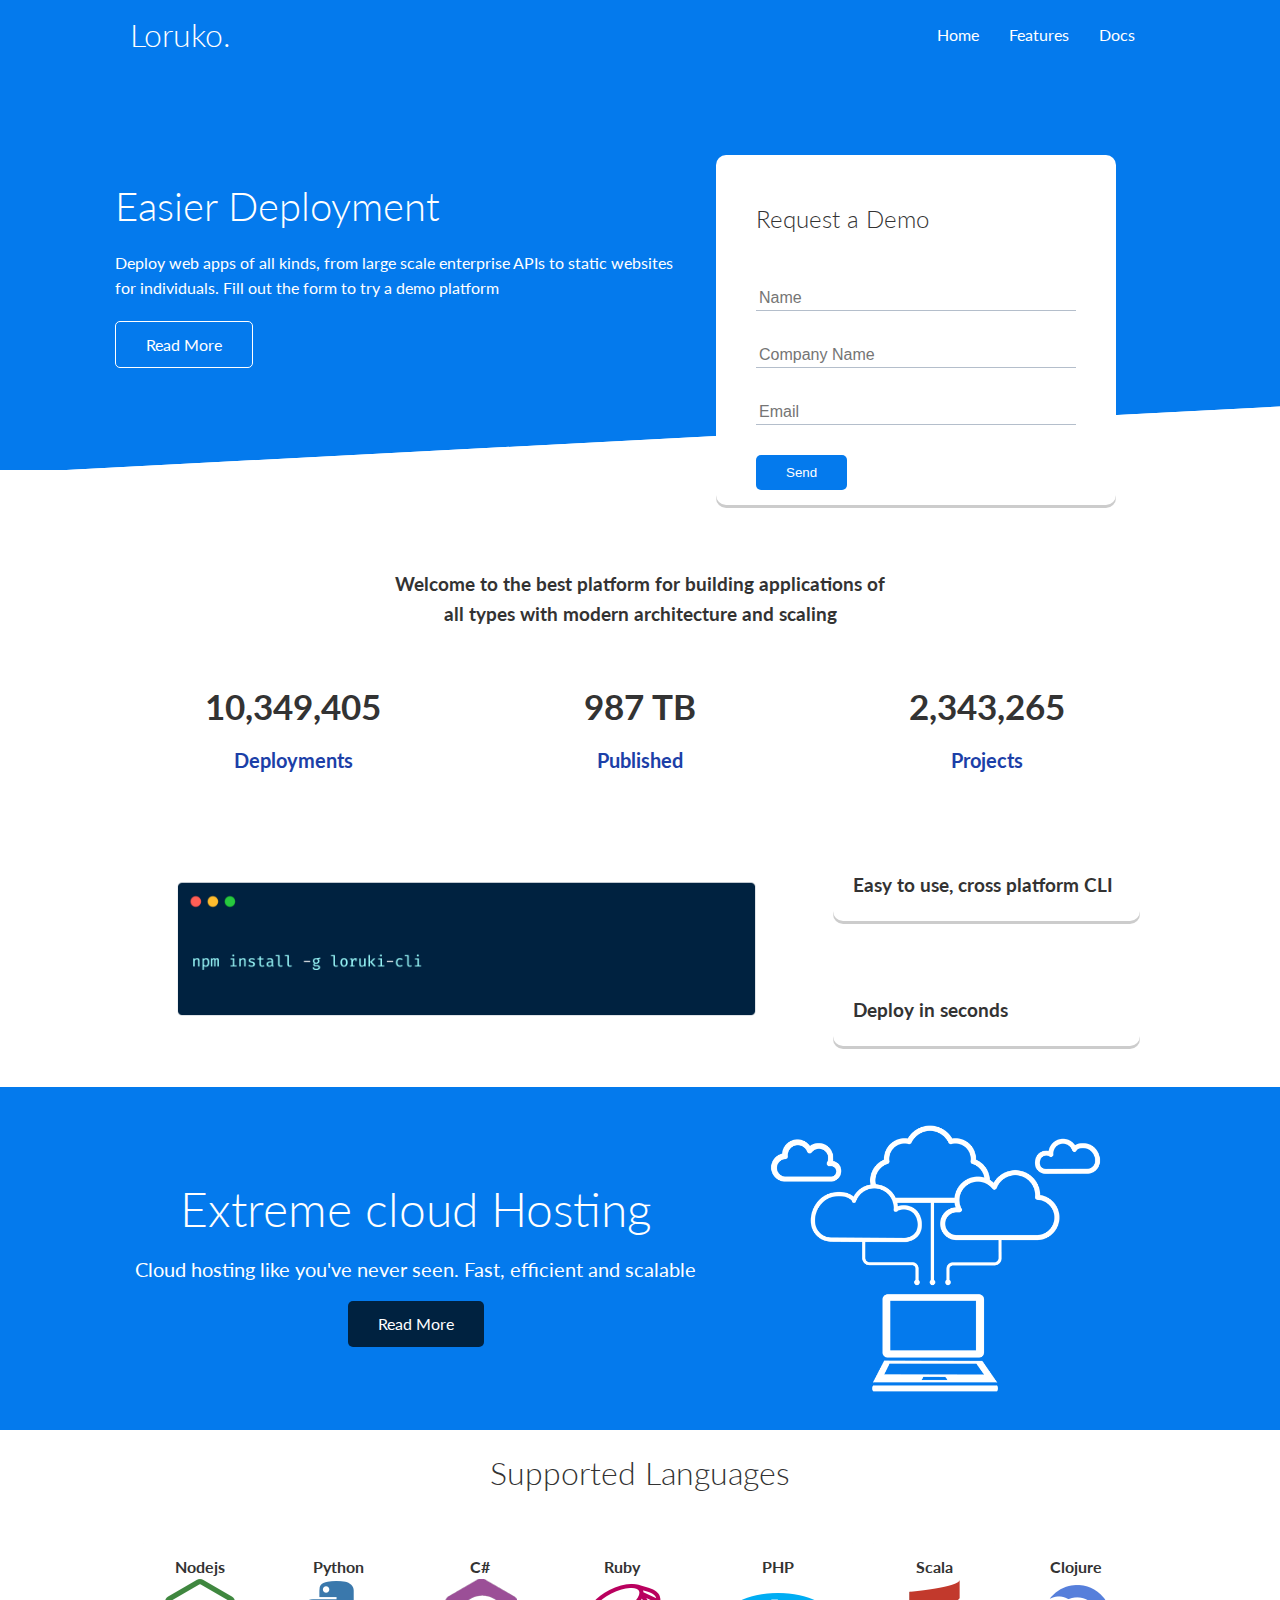
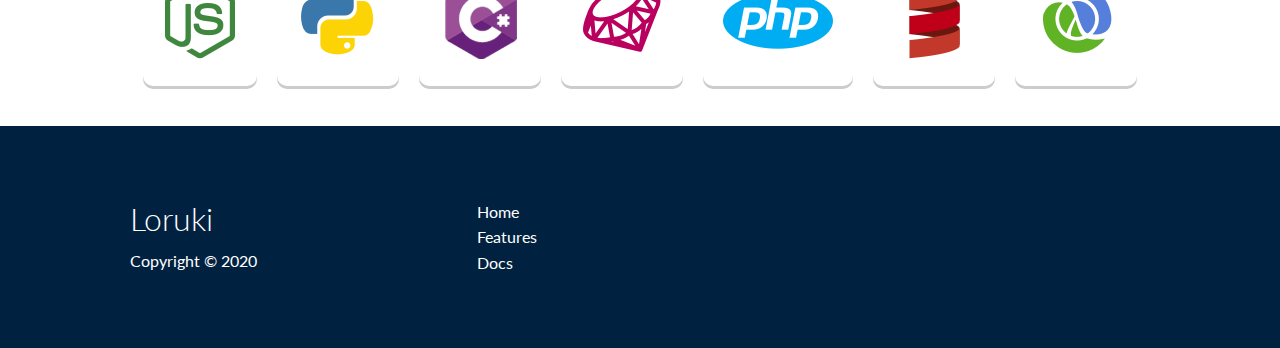
<file: index.html>
<!DOCTYPE html>
<html lang="en">
<head>
    <meta charset="UTF-8">
    <meta http-equiv="X-UA-Compatible" content="IE=edge">
    <link rel="stylesheet" href="https://cdnjs.cloudflare.com/ajax/libs/font-awesome/6.1.2/css/all.min.css" integrity="sha512-1sCRPdkRXhBV2PBLUdRb4tMg1w2YPf37qatUFeS7zlBy7jJI8Lf4VHwWfZZfpXtYSLy85pkm9GaYVYMfw5BC1A==" crossorigin="anonymous" referrerpolicy="no-referrer" />
    <meta name="viewport" content="width=device-width, initial-scale=1.0">
    <link rel="stylesheet" href="utilities.css">
    <link rel="stylesheet" href="css/style.css">
    <title>Loruki | Cloud Hosting For everyone</title>
</head>
<body>
    <!-- Navbar -->
    <div class="navbar">
        <div class="container flex">
            <h1 class="logo">Loruko.</h1>
            <nav>
                <ul>
                    <li><a href="index.html">Home</a></li>
                    <li><a href="features.html">Features</a></li>
                    <li><a href="Docs.html">Docs</a></li>
                </ul>
            </nav>
        </div>
    </div>
    <!-- Showcase -->
    <section class="showcase"> 
        <div class="container grid">
            <div class="showcase-text">
                <h1>Easier Deployment</h1>
                <p>Deploy web apps of all kinds, from large scale enterprise APIs to static websites for individuals. Fill out the form to try a demo platform</p>
                <a href="features.html" class="btn btn-outline">Read More</a>
            </div>

            <div class="showcase-form card">
                <h2>Request a Demo</h2>
                <form name="contact" method="POST" netlify-honeypot="bot-field" data-netlify="true">
                    <input type="hidden" name="form-name" value="contact">
                    <p class="hidden">
                        <label>Don't fill this out if you're human: <input name="bot-field" /></label>
                    </p>
                    <div class="form-control">
                        <input type="text" name="name" placeholder="Name" required>
                    </div>
                    <div class="form-control">
                        <input type="text" name="company" placeholder="Company Name" required>
                    </div>
                    <div class="form-control">
                        <input type="email" name="email" placeholder="Email" required> 
                    </div>
                    <input type="submit" value="Send" class="btn btn-primary">
                </form>
            </div>
        </div>
    </section>
    <!-- Stats -->
    <section class="stats">
        <div class="container">
            <h3 class="stats-heading text-center my-1">
                Welcome to the best platform for building applications of all types with modern architecture and scaling
            </h3>

            <div class="grid grid-3 text-center my-4">
                <div>
                    <i class="fas fa-server fa-3x"></i>
                    <h3>10,349,405</h3>
                    <p class="text-secondary">Deployments</p>
                </div>
                <div>
                    <i class="fas fa-upload fa-3x"></i>
                    <h3>987 TB</h3>
                    <p class="text-secondary">Published</p>
                </div>
                <div>
                    <i class="fas fa-project-diagram fa-3x"></i>
                    <h3>2,343,265</h3>
                    <p class="text-secondary">Projects</p>
                </div>
            </div>
        </div>
    </section>
    <!--  Cli -->
    <section class="cli">
        <div class="container grid">
            <img src="images/cli.png" alt="">
            <div class="card">
                <h3>Easy to use, cross platform CLI</h3>
                </div>
            <div class="card">
                <h3>Deploy in seconds</h3>
            </div>
        </div>
    </section>

    <!-- Cloud -->
    <section class="cloud bg-primary my-2 py-2">
        <div class="container grid">
            <div class="text-center">
                <h2 class="lg">Extreme cloud Hosting</h2>
                <p class="lead my-1">Cloud hosting like you've never seen. Fast, efficient and scalable</p>
                <a href="features.html" class="btn btn-dark">Read More</a>
            </div>
            <img src="images/cloud.png" alt="">
        </div>
    </section>

    <!-- Languages -->
    <section class="languages">
        <h2 class="md text-center my-2">
            Supported Languages
        </h2>
        <div class="container flex">
            <div class="card">
                <h4>Nodejs</h4>
                <img src="images/logos/node.png" alt="">
            </div>
            <div class="card">
                <h4>Python</h4>
                <img src="images/logos/python.png" alt="">
            </div>
            <div class="card">
                <h4>C#</h4>
                <img src="images/logos/csharp.png" alt="">
            </div>
            <div class="card">
                <h4>Ruby</h4>
                <img src="images/logos/ruby.png" alt="">
            </div>
            <div class="card">
                <h4>PHP</h4>
                <img src="images/logos/php.png" alt="">
            </div>
            <div class="card">
                <h4>Scala</h4>
                <img src="images/logos/scala.png" alt=""> 
            </div>
            <div class="card">
                <h4>Clojure</h4>
                <img src="images/logos/clojure.png" alt="">
            </div>
        </div>

    </section>
    <!-- Footer -->
    <footer class="footer bg-dark py-5">
        <div class="container grid grid-3">
            <div>
                <h1>Loruki
                </h1>
                <p>Copyright &copy; 2020</p>
            </div>
            <nav>
                <ul>
                    <li><a href="index.html">Home</a></li>
                    <li><a href="features.html">Features</a></li>
                    <li><a href="docs.html">Docs</a></li>
                </ul>
            </nav>
            <div class="social">
                <a href="#"><i class="fab fa-github fa-2x"></i></a>
                <a href="#"><i class="fab fa-facebook fa-2x"></i></a>
                <a href="#"><i class="fab fa-instagram fa-2x"></i></a>
                <a href="#"><i class="fab fa-twitter fa-2x"></i></a>
            </div>
        </div>
    </footer>
</body>
</html>
</file>
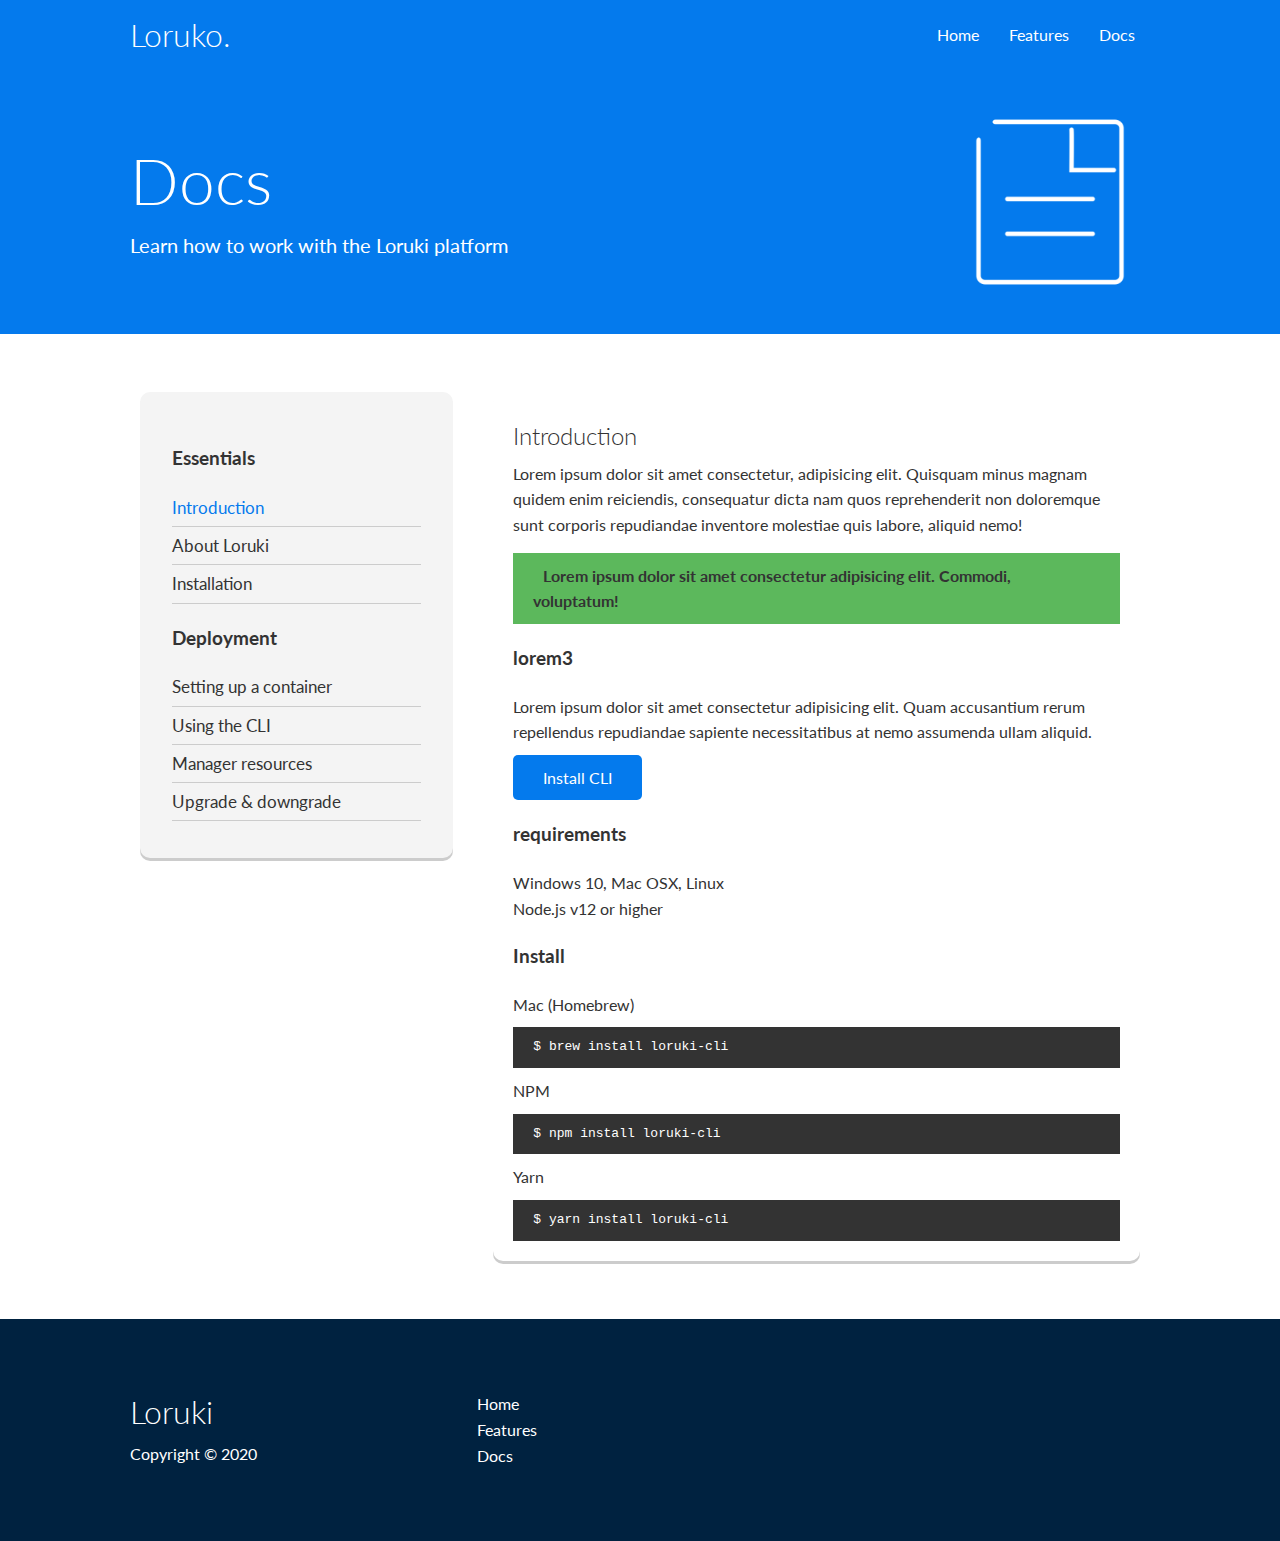
<file: docs.html>
<!DOCTYPE html>
<html lang="en">
<head>
    <meta charset="UTF-8">
    <meta http-equiv="X-UA-Compatible" content="IE=edge">
    <link rel="stylesheet" href="https://cdnjs.cloudflare.com/ajax/libs/font-awesome/6.1.2/css/all.min.css" integrity="sha512-1sCRPdkRXhBV2PBLUdRb4tMg1w2YPf37qatUFeS7zlBy7jJI8Lf4VHwWfZZfpXtYSLy85pkm9GaYVYMfw5BC1A==" crossorigin="anonymous" referrerpolicy="no-referrer" />
    <meta name="viewport" content="width=device-width, initial-scale=1.0">
    <link rel="stylesheet" href="utilities.css">
    <link rel="stylesheet" href="css/style.css">
    <title>Loruki | Cloud Hosting For everyone</title>
</head>
<body>
    <!-- Navbar -->
    <div class="navbar">
        <div class="container flex">
            <h1 class="logo">Loruko.</h1>
            <nav>
                <ul>
                    <li><a href="index.html">Home</a></li>
                    <li><a href="features.html">Features</a></li>
                    <li><a href="Docs.html">Docs</a></li>
                </ul>
            </nav>
        </div>
    </div>
    
    <!-- Head -->
    <section class="docs-head bg-primary py-3">
        <div class="container grid">
            <div>
                <h1 class="xl">Docs</h1>
                <p class="lead">
                    Learn how to work with the Loruki platform
                </p>
            </div>
            <img src="images/docs.png" alt="">
        </div>
    </section>

    <!-- Docs Main-->
    <section class="docs-main my-4">
        <div class="container grid">
            <div class="card bg-light p-3">
                <h3 class="my-2">Essentials</h3>
                <nav>
                    <ul>
                        <li><a class="text-primary" href="#">Introduction</a></li>
                        <li><a href="#">About Loruki</a></li>
                        <li><a href="#">Installation</a></li>
                    </ul>    
                </nav>

                <h3 class="my-2">Deployment</h3>
                <nav>
                    <ul>
                        <li><a href="#">Setting up a container</a></li>
                        <li><a href="#">Using the CLI</a></li>
                        <li><a href="#">Manager resources</a></li>
                        <li><a href="#">Upgrade & downgrade</a></li>
                    </ul>    
                </nav>
            </div>
            <div class="card">
                <h2>Introduction</h2>
                <p>Lorem ipsum dolor sit amet consectetur, adipisicing elit. Quisquam minus magnam quidem enim reiciendis, consequatur dicta nam quos reprehenderit non doloremque sunt corporis repudiandae inventore molestiae quis labore, aliquid nemo!</p>
                
                <div class="alert alert-success">
                    <i class="fas fa-info"></i> Lorem ipsum dolor sit amet consectetur adipisicing elit. Commodi, voluptatum!
                </div>
                
                <h3>lorem3</h3>
                <P>Lorem ipsum dolor sit amet consectetur adipisicing elit. Quam accusantium rerum repellendus repudiandae sapiente necessitatibus at nemo assumenda ullam aliquid.</P>
                <a href="#" class="btn btn-primary">Install CLI</a>
                  
                <h3>requirements</h3>
                <ul>
                    <li>Windows 10, Mac OSX, Linux</li>
                    <li>Node.js v12 or higher</li>
                </ul>

                <h3>Install</h3>
                <P>Mac (Homebrew)</P>
                <pre><code>$ brew install loruki-cli</code></pre>
                <P>NPM</P>
                <pre><code>$ npm install loruki-cli</code></pre>
                <P>Yarn</P>
                <pre><code>$ yarn install loruki-cli</code></pre>
            </div>
        </div>
    </section>



    <!-- Footer -->
    <footer class="footer bg-dark py-5">
        <div class="container grid grid-3">
            <div>
                <h1>Loruki
                </h1>
                <p>Copyright &copy; 2020</p>
            </div>
            <nav>
                <ul>
                    <li><a href="index.html">Home</a></li>
                    <li><a href="features.html">Features</a></li>
                    <li><a href="docs.html">Docs</a></li>
                </ul>
            </nav>
            <div class="social">
                <a href="#"><i class="fab fa-github fa-2x"></i></a>
                <a href="#"><i class="fab fa-facebook fa-2x"></i></a>
                <a href="#"><i class="fab fa-instagram fa-2x"></i></a>
                <a href="#"><i class="fab fa-twitter fa-2x"></i></a>
            </div>
        </div>
    </footer>
</body>
</html>
</file>
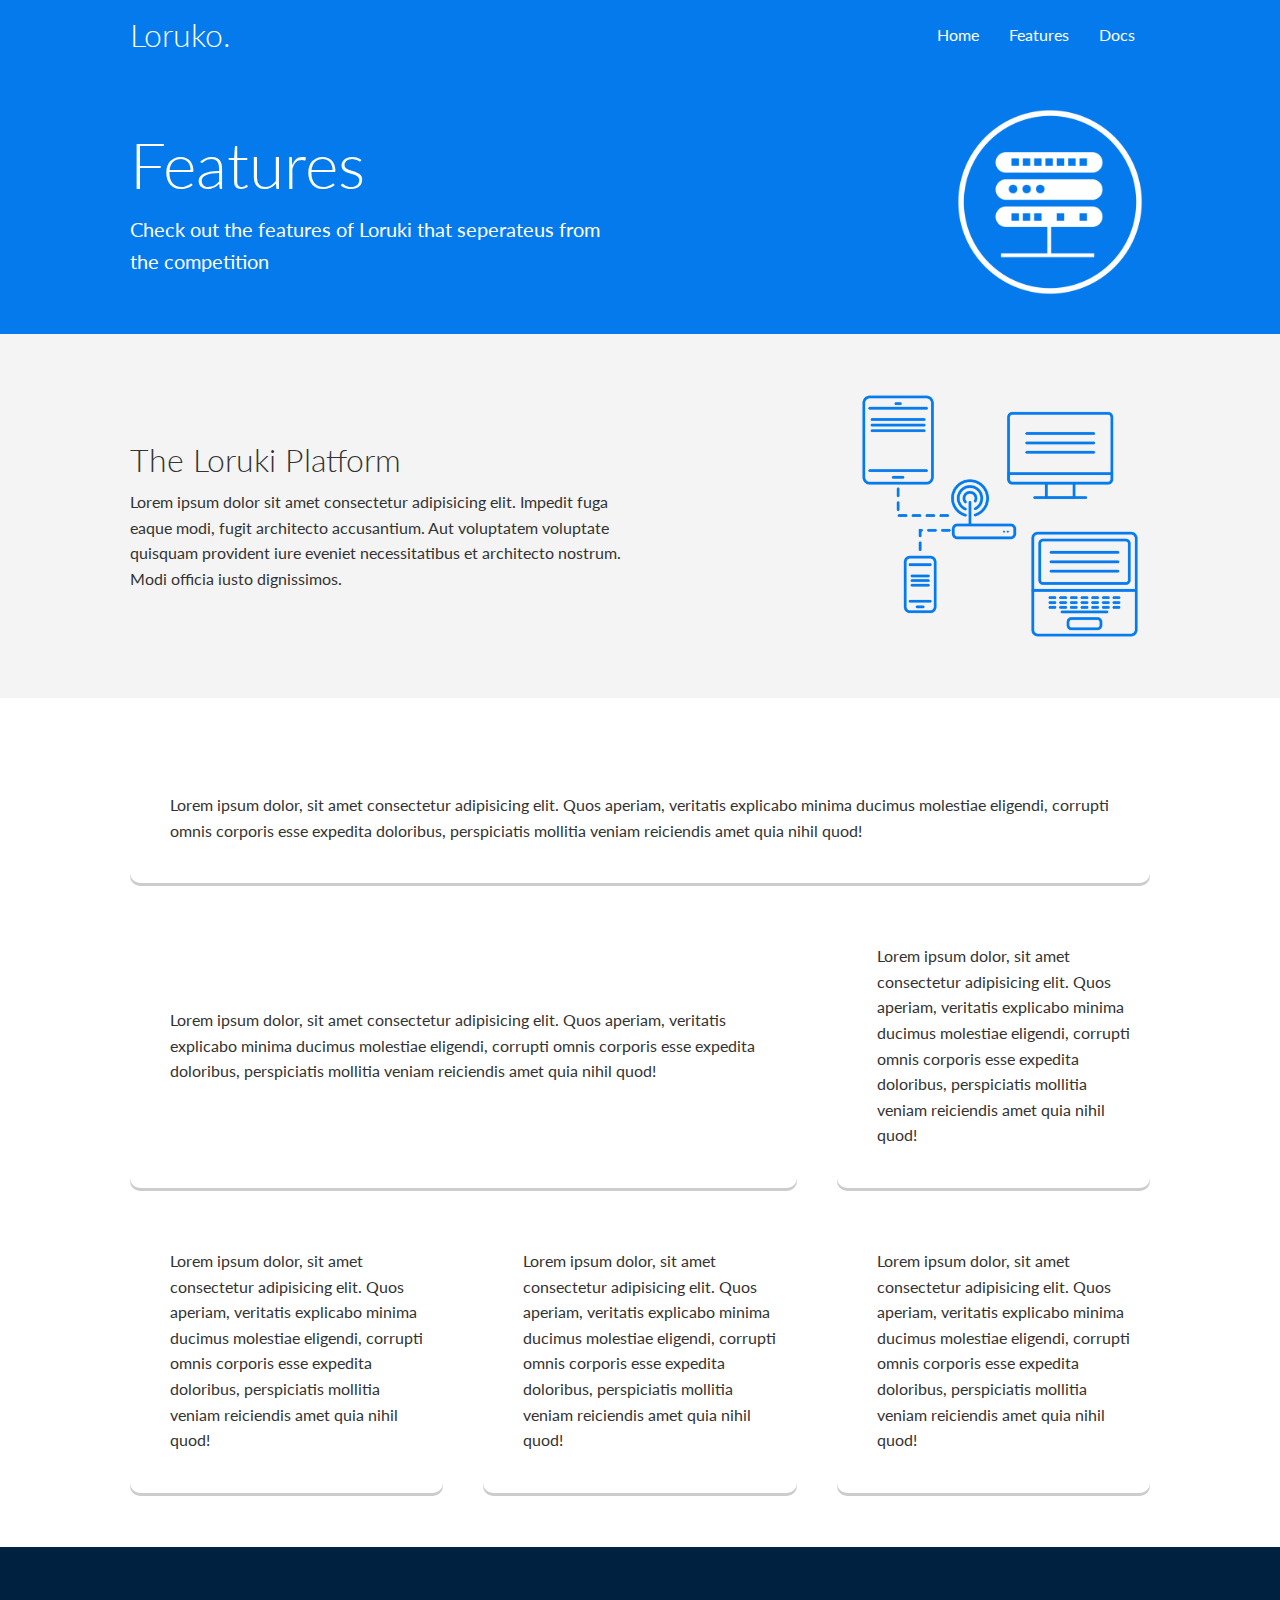
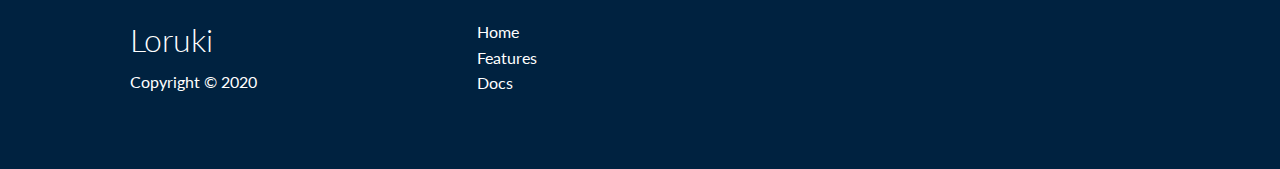
<file: features.html>
<!DOCTYPE html>
<html lang="en">
<head>
    <meta charset="UTF-8">
    <meta http-equiv="X-UA-Compatible" content="IE=edge">
    <link rel="stylesheet" href="https://cdnjs.cloudflare.com/ajax/libs/font-awesome/6.1.2/css/all.min.css" integrity="sha512-1sCRPdkRXhBV2PBLUdRb4tMg1w2YPf37qatUFeS7zlBy7jJI8Lf4VHwWfZZfpXtYSLy85pkm9GaYVYMfw5BC1A==" crossorigin="anonymous" referrerpolicy="no-referrer" />
    <meta name="viewport" content="width=device-width, initial-scale=1.0">
    <link rel="stylesheet" href="utilities.css">
    <link rel="stylesheet" href="css/style.css">
    <title>Loruki | Cloud Hosting For everyone</title>
</head>
<body>
    <!-- Navbar -->
    <div class="navbar">
        <div class="container flex">
            <h1 class="logo">Loruko.</h1>
            <nav>
                <ul>
                    <li><a href="index.html">Home</a></li>
                    <li><a href="features.html">Features</a></li>
                    <li><a href="Docs.html">Docs</a></li>
                </ul>
            </nav>
        </div>
    </div>
    
    <!-- Head -->
    <section class="features-head bg-primary py-3">
        <div class="container grid">
            <div>
                <h1 class="xl">Features</h1>
                <p class="lead">
                    Check out the features of Loruki that seperateus from the competition
                </p>
            </div>
            <img src="images/server.png" alt="">
        </div>
    </section>

    <!-- Sub head -->
    <section class="features-sub-head bg-light py-3">
        <div class="container grid">
            <div>
                <h1 class="md">The Loruki Platform</h1>
                <p>
                    Lorem ipsum dolor sit amet consectetur adipisicing elit. Impedit fuga eaque modi, fugit architecto accusantium. Aut voluptatem voluptate quisquam provident iure eveniet necessitatibus et architecto nostrum. Modi officia iusto dignissimos.
                </p>
            </div>
            <img src="images/server2.png" alt="">
        </div>
    </section>

    <section class="features-main my-2">
        <div class="container grid grid-3">
            <div class="card flex">
                <i class="fas fa-server fa-3x"></i>
                <p>Lorem ipsum dolor, sit amet consectetur adipisicing elit. Quos aperiam, veritatis explicabo minima ducimus molestiae eligendi, corrupti omnis corporis esse expedita doloribus, perspiciatis mollitia veniam reiciendis amet quia nihil quod!</p>
            </div>
            <div class="card flex">
                <i class="fas fa-power-off fa-3x"></i>
                <p>Lorem ipsum dolor, sit amet consectetur adipisicing elit. Quos aperiam, veritatis explicabo minima ducimus molestiae eligendi, corrupti omnis corporis esse expedita doloribus, perspiciatis mollitia veniam reiciendis amet quia nihil quod!</p>
            </div>
            <div class="card flex">
                <i class="fas fa-upload fa-3x"></i>
                <p>Lorem ipsum dolor, sit amet consectetur adipisicing elit. Quos aperiam, veritatis explicabo minima ducimus molestiae eligendi, corrupti omnis corporis esse expedita doloribus, perspiciatis mollitia veniam reiciendis amet quia nihil quod!</p>
            </div>
            <div class="card flex">
                <i class="fas fa-server fa-3x"></i>
                <p>Lorem ipsum dolor, sit amet consectetur adipisicing elit. Quos aperiam, veritatis explicabo minima ducimus molestiae eligendi, corrupti omnis corporis esse expedita doloribus, perspiciatis mollitia veniam reiciendis amet quia nihil quod!</p>
            </div>
            <div class="card flex">
                <i class="fas fa-server fa-3x"></i>
                <p>Lorem ipsum dolor, sit amet consectetur adipisicing elit. Quos aperiam, veritatis explicabo minima ducimus molestiae eligendi, corrupti omnis corporis esse expedita doloribus, perspiciatis mollitia veniam reiciendis amet quia nihil quod!</p>
            </div>
            <div class="card flex">
                <i class="fas fa-server fa-3x"></i>
                <p>Lorem ipsum dolor, sit amet consectetur adipisicing elit. Quos aperiam, veritatis explicabo minima ducimus molestiae eligendi, corrupti omnis corporis esse expedita doloribus, perspiciatis mollitia veniam reiciendis amet quia nihil quod!</p>
            </div>
        </div>
    </section>
    <!-- Footer -->
    <footer class="footer bg-dark py-5">
        <div class="container grid grid-3">
            <div>
                <h1>Loruki
                </h1>
                <p>Copyright &copy; 2020</p>
            </div>
            <nav>
                <ul>
                    <li><a href="index.html">Home</a></li>
                    <li><a href="features.html">Features</a></li>
                    <li><a href="docs.html">Docs</a></li>
                </ul>
            </nav>
            <div class="social">
                <a href="#"><i class="fab fa-github fa-2x"></i></a>
                <a href="#"><i class="fab fa-facebook fa-2x"></i></a>
                <a href="#"><i class="fab fa-instagram fa-2x"></i></a>
                <a href="#"><i class="fab fa-twitter fa-2x"></i></a>
            </div>
        </div>
    </footer>
</body>
</html>
</file>
<file: utilities.css>
.container{
    max-width: 1100px;
    margin: 0 auto;
    overflow: auto;
    padding: 0 40px;
}
.card {
    background-color: #fff;
    color: #333;
    border-radius: 10px;
    box-shadow: 0 3px rgba(0,0,0,0.2);
    padding: 20px;
    margin: 10px;
}
.btn {
    display: inline-block;
    padding: 10px 30px;
    cursor: pointer;
    background: var(--primary-color);
    color: #fff;
    border: none;
    border-radius: 5px;
}
.btn-outline {
    background-color: transparent;
    border: 1px #fff solid;
}

.btn:hover {
    transform: scale(0.98);
}

/* Backgrounds & colored buttons */
.bg-primary,
.btn-primary {
    background-color: var(--primary-color);
    color: #fff;
}

.bg-secondary,
.btn-secondary {
    background-color: var(--secondary-color);
    color: #fff;
}

.bg-dark,
.btn-dark {
    background-color: var(--dark-color);
    color: #fff;
}

.bg-light,
.btn-light {
    background-color: var(--light-color);
    color: #333;
}


.bg-primary a, 
.btn-primary a,
.bg-secondary a,
.btn-secondary a,
.bg-dark a,
.btn-dark a {
    color: #fff;
}

/* Text Colors */
.text-primary {
    color: var(--primary-color);
    
}

.text-secondary {
    color: var(--secondary-color);
    
}

.text-dark {
    color: var(--dark-color);
    
}

.text-light {
    color: var(--light-color);
}   


/* Text sizes */
.lead {
    font-size: 20px;
}

.sm {
    font-size: 1rem;
}

.md {
    font-size: 2rem;
}

.lg {
    font-size: 3rem;
}

.xl {
    font-size: 4rem;
}
.text-center {
    text-align: center;
}


/* Alert */
.alert {
  background-color: var(--light-color);
  padding: 10px 20px;
  font-weight: bold;
  margin: 15px 0;
}

.alert i {
    margin-right: 10px;
}

.alert-success {
    background-color: var(--success-color);
    
}

.alert-error {
    background-color: var(--error-color);
    color: #fff;
}

.flex{
    display: flex;
    justify-content: center;
    align-items: center;
    height: 100%;
}

.grid {
    display: grid;
    grid-template-columns: repeat(2, 1fr);
    gap: 20px;
    justify-content: center;
    align-items: center;
    height: 100%;
}

.grid-3 {
    grid-template-columns: repeat(3, 1fr);
}


/*  Margin */
.my-1 {
    margin: 1rem 0;
}
.my-2 {
    margin: 1.5rem 0;
}
.my-3 {
    margin: 2rem 0;
}
.my-4 {
    margin: 3rem 0;
}
.my-5 {
    margin: 4rem 0;
}

.m-1 {
    margin: 1rem;
}
.m-2 {
    margin: 1.5rem;
}
.m-3 {
    margin: 2rem ;
}
.m-4 {
    margin: 3rem;
}
.m-5 {
    margin: 4rem;
}

/* Padding */
.py-1 {
    padding: 1rem 0;
}
.py-2 {
    padding: 1.5rem 0;
}
.py-3 {
    padding: 2rem 0;
}
.py-4 {
    padding: 3rem 0;
}
.py-5 {
    padding: 4rem 0;
}

.p-1 {
    padding: 1rem;
}
.p-2 {
    padding: 1.5rem;
}
.p-3 {
    padding: 2rem ;
}
.p-4 {
    padding: 3rem;
}
.p-5 {
    padding: 4rem;
}
</file>
<file: css/style.css>
@import url('https://fonts.googleapis.com/css2?family=Lato:wght@300&display=swap');

:root {
    --primary-color: #047aed;
    --secondary-color: #1c3fa8; 
    --dark-color: #002240;  
    --light-color: #f4f4f4; 
    --success-color: #5cb85c;
    --error-color: #d9534f;
}

*{
    box-sizing: border-box;
    padding: 0;
    margin: 0;
}
body{
    font-family: 'Lato', sans-serif;
    color: #333;
    line-height: 1.6;
}
ul{
    list-style: none;
}
a{
    text-decoration: none;
    color: #333;
}
h1,
h2 {
    font-weight: 300;
    line-height: 1.2;
    margin: 10px 0;
}
p {
    margin: 10px 0;
}
img{
    width: 100%;
}

code, 
pre {
    background: #333;
    color: #fff;
    padding: 10px;
}

.hidden {
    visibility: hidden;
    height: 0;
}
/* NavBar */
.navbar{
    background-color: var(--primary-color);
    color: #fff;
    height: 70px;
}
.navbar ul{
    display: flex;
}
.navbar a {
    color: #fff;
    padding: 10px;
    margin: 0 5px;
}
.navbar a:hover {
    border-bottom: 2px #fff solid;
}
.navbar .flex {
    justify-content: space-between;
}
/* Showcase */
.showcase{
    height: 400px;
    background-color: var(--primary-color);
    color: #fff;
    position: relative;
}
.showcase h1{
    font-size: 40px;
}
.showcase p {
  margin: 20px 0;
}
.showcase .grid {
    overflow: visible;
    grid-template-columns: 55% 45%;
    gap: 30px;
}

.showcase-text {
    animation: slideInFromLeft 1s ease-in;
}

.showcase-form {
    position: relative;
    top: 60px;
    height: 350px;
    width: 400px;
    padding: 40px;
    z-index: 100;
    animation: slideInFromRight 1s ease-in;
}

.showcase-form .form-control{
    margin: 30px 0;
}
.showcase-form input[type='text'], 
.showcase-form input[type='email'] {
  border: 0;
  border-bottom: 1px solid #b4becb;
  width: 100%;
  padding: 3px;
  font-size: 16px;
}
 .showcase-form input:focus {
    outline: none;
 }

 .showcase::before,
 .showcase::after {
    content: '';
    position: absolute;
    height: 100px;
    bottom: -70px;
    right: 0;
    left: 0;
    background: #fff;
    transform: skewY(-3deg);
    -webkit-transform: skewY(-3deg);
    -moz-transform: skewY(-3deg);
    -ms-transform: skewY(-3deg);
 }

/* Stats */
.stats {
    padding-top: 100px;
    animation: slideInFromBottom 1s ease-in;
}
.stats-heading {
    max-width: 500px;
    margin: auto;
}
.stats .grid h3 {
    font-size: 35px;
}
.stats .grid p {
    font-size: 20px;
    font-weight: bold;
}

/* cli */
.cli .grid {
    grid-template-columns: repeat(3, 1fr);
    grid-template-rows: repeat(2, 1fr);
}

.cli .grid > *:first-child {
    grid-column: 1 / span 2;
    grid-row: 1 / span 2;
}



/* Cloud */
.cloud .grid {
    grid-template-columns: 4fr 3fr;
}

/* Languages */
.languages .card {
    text-align: center;
    margin: 18px 10px 40px; 
    transition: 0.2s ease-in; 
}

.languages .card .h4 {
    font-size: 20px;
    margin-bottom: 10px;
}

.languages .card:hover {
    transform: translate(-15px);
}

/* Features */
.features-head img,
.docs-head img {
    width: 200px;
    justify-self: flex-end;
}

.features-sub-head img {
    width: 300px;
    justify-self: flex-end;
}

.features-main .card > i {
    margin-right: 20px;
}

.features-main .grid {
    padding: 30px;
}

.features-main .grid > *:first-child {
    grid-column: 1 / span 3;
}
.features-main .grid > *:nth-child(2) {
    grid-column: 1 / span 2;
}

/* Docs */
.docs-main h3 {
    margin: 20px 0;
}

.docs-main .grid {
    grid-template-columns: 1fr 2fr;
    align-items: flex-start;
}

.docs-main nav li {
    font-size: 17px;
    padding-bottom: 5px;
    margin-bottom: 5px;
    border-bottom: 1px #ccc solid;
}

.docs-main a:hover {
    font-weight: bold;
}

/* Footer */
.footer .social a {
  margin: 0 10px;
}

/* Animation */
@keyframes slideInFromLeft {
    0% {
        transform: translateX(-100%);
    }

    100% {
        transform: translateX(0);
    }
}

@keyframes slideInFromRight {
    0% {
        transform: translateX(100%);
    }

    100% {
        transform: translateX(0);
    }
}

@keyframes slideInFromTop {
    0% {
        transform: translateY(-100%);
    }

    100% {
        transform: translateX(0);
    }
}

@keyframes slideInFromBottom {
    0% {
        transform: translateY(100%);
    }

    100% {
        transform: translateX(0);
    }
}

/* Tablet and under */
@media(max-width: 768px) {
    .grid,
    .showcase .grid,
    .stats .grid,
    .cli .grid,
    .cloud .grid,
    .features-main .grid,
    .docs-main .grid {
        grid-template-columns: 1fr;
        grid-template-rows: 1fr;
    }

    .showcase {
        height: auto;
    }

    .showcase-text {
        text-align: center;
        margin-top: 40px;
        animation: slideInFromTop 1s ease-in;
    }

    .showcase-form {
        justify-self: center;
        margin: auto;
        animation: slideInFromBottom 1s ease-in;
    }

    .cli .grid > *:first-child {
        grid-column: 1;
        grid-row: 1;
}

.features-head,
.features-sub-head,
.docs-head {
    text-align: center;
}

.features-head img,
.features-sub-head img,
.docs-head img {
    justify-self: center;
}

.features-main .grid > *:first-child
.features-main .grid > *:nth-child(2) {
    grid-column: 1;
}
}

/* Mobile */
@media(max-width: 500px) {
    .navbar {
        height: 110px;
    }

    .navbar .flex {
        flex-direction: column;
    }

    .navbar ul {
        padding: 10px;
        background-color: rgba(0,0,0, 0.1);
    }
}
</file>
